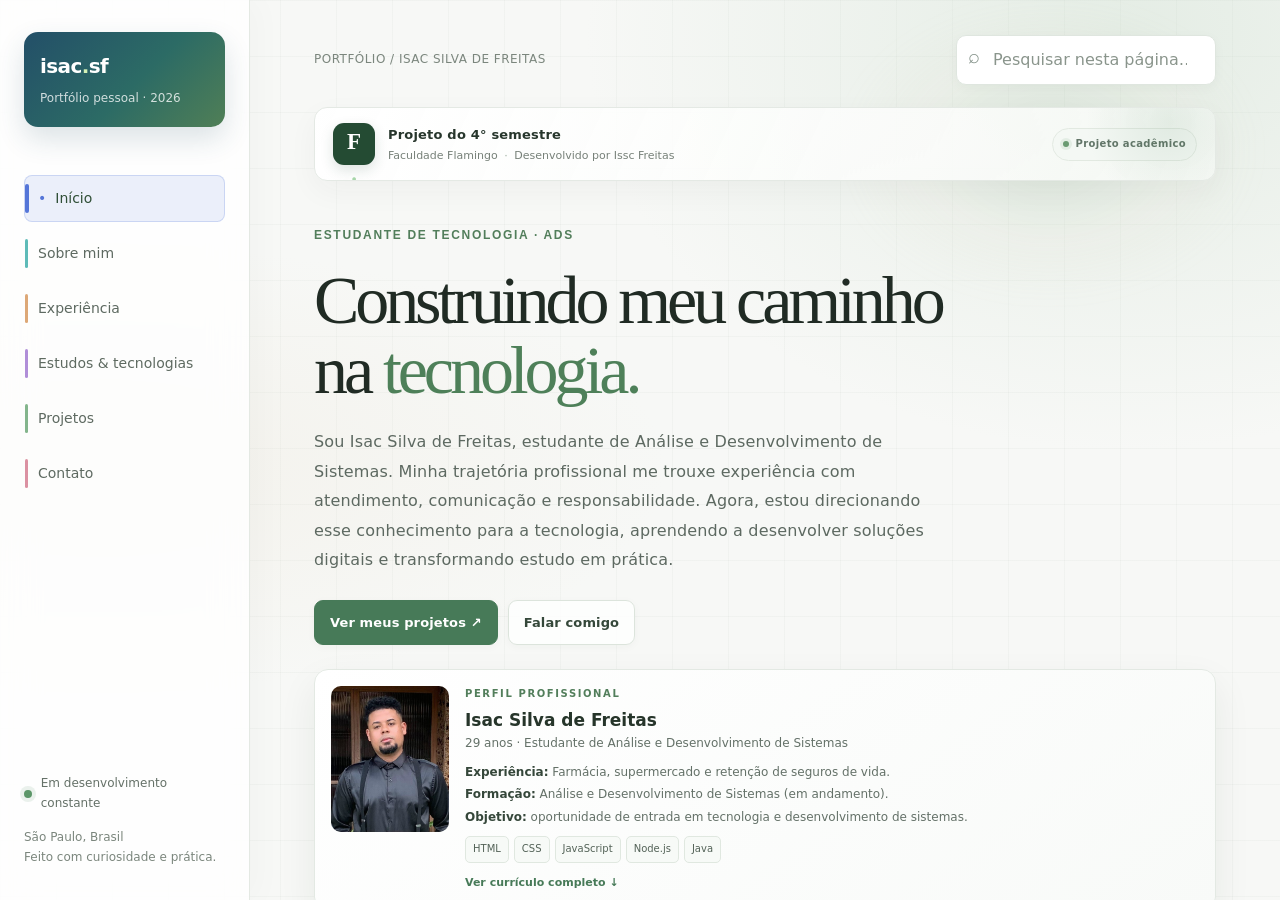
<file: index.html>
<!DOCTYPE html>
<html lang="pt-BR">
<head>
<meta charset="UTF-8"><meta name="viewport" content="width=device-width, initial-scale=1">
<meta name="description" content="Portfólio de Isac Silva de Freitas, estudante de Análise e Desenvolvimento de Sistemas."><title>Projeto do 4° semestre · Faculdade Flamingo | Desenvolvido por Issc Freitas</title>

  <link rel="stylesheet" href="styles.css">
</head>
<body>
<div class="layout">
<aside class="sidebar">
 <div class="sidebar-top"><div><div class="brand">isac<span>.</span>sf</div><div class="mini">Portfólio pessoal · 2026</div></div><button class="menu-toggle" id="menuToggle" aria-label="Abrir menu">☰</button></div>
 <nav class="nav" id="nav"><a class="active" href="#inicio">Início</a><a href="#sobre">Sobre mim</a><a href="#experiencia">Experiência</a><a href="#estudos">Estudos & tecnologias</a><a href="#projetos">Projetos</a><a href="#contato">Contato</a></nav>
 <div class="sidebar-bottom"><div class="available"><span class="dot"></span> Em desenvolvimento constante</div>São Paulo, Brasil<br>Feito com curiosidade e prática.</div>
</aside>
<main class="content">
 <div class="topline"><div class="crumb">PORTFÓLIO / ISAC SILVA DE FREITAS</div><div class="searchbox"><input id="siteSearch" type="search" placeholder="Pesquisar nesta página…" aria-label="Pesquisar conteúdo"></div></div>
 <div class="project-identification" aria-label="Identificação do projeto">
    <div class="project-mark">F<span>·</span></div>
    <div class="project-meta"><strong>Projeto do 4° semestre</strong><span>Faculdade Flamingo <i>·</i> Desenvolvido por Issc Freitas</span></div>
    <div class="project-status"><span class="status-led"></span> Projeto acadêmico</div>
  </div>
 <div id="inicio" class="hero searchable">
  <div class="hero-copy"><div class="eyebrow">Estudante de tecnologia · ADS</div><h1>Construindo meu caminho na <span>tecnologia.</span></h1><p class="intro">Sou Isac Silva de Freitas, estudante de Análise e Desenvolvimento de Sistemas. Minha trajetória profissional me trouxe experiência com atendimento, comunicação e responsabilidade. Agora, estou direcionando esse conhecimento para a tecnologia, aprendendo a desenvolver soluções digitais e transformando estudo em prática.</p><div class="cta-row"><a class="btn primary" href="#projetos">Ver meus projetos ↗</a><a class="btn" href="#contato">Falar comigo</a></div></div>
  <div class="profile-card"><div class="profile-layout"><div class="photo-frame" aria-label="Foto de perfil de Isac Silva de Freitas"><img src="[data-uri]" alt="Foto de perfil de Isac Silva de Freitas"></div><div class="profile-resume"><p class="resume-label">Perfil profissional</p><h3>Isac Silva de Freitas</h3><p class="resume-role">29 anos · Estudante de Análise e Desenvolvimento de Sistemas</p><p class="resume-line"><b>Experiência:</b> Farmácia, supermercado e retenção de seguros de vida.</p><p class="resume-line"><b>Formação:</b> Análise e Desenvolvimento de Sistemas (em andamento).</p><p class="resume-line"><b>Objetivo:</b> oportunidade de entrada em tecnologia e desenvolvimento de sistemas.</p><div class="resume-tags"><span>HTML</span><span>CSS</span><span>JavaScript</span><span>Node.js</span><span>Java</span></div><a class="resume-link" href="#experiencia">Ver currículo completo ↓</a></div></div></div>
 </div>
 <section id="sobre" class="searchable"><div class="section-head"><h2>Sobre mim</h2><small>Um pouco da minha história</small></div><div class="about-grid"><article class="info-card"><h3>Minha trajetória</h3><p>Minha experiência profissional começou em ambientes de ritmo acelerado, passando por farmácia, supermercado e atendimento. Essas vivências me ensinaram responsabilidade, comunicação, organização e a lidar com diferentes pessoas e situações.</p></article><article class="info-card"><h3>Meu próximo passo</h3><p>Estou cursando Análise e Desenvolvimento de Sistemas e construindo uma base técnica em programação. Meu objetivo é unir a experiência que construí no mercado de trabalho aos conhecimentos técnicos que venho desenvolvendo, para criar ferramentas, interfaces e experiências digitais úteis, acessíveis e bem pensadas.</p></article></div></section>
 <section id="experiencia" class="searchable"><div class="section-head"><h2>Experiência profissional</h2><small>Competências que levo comigo</small></div><div class="experience"><article class="job"><div class="date">Experiência anterior</div><div><h3>Atuação em farmácia</h3><p>Contato com clientes, rotina operacional, atenção, organização e responsabilidade no ambiente de trabalho.</p></div></article><article class="job"><div class="date">Experiência anterior</div><div><h3>Atuação em supermercado</h3><p>Trabalho em equipe, agilidade, apoio à operação e atendimento em uma rotina dinâmica.</p></div></article><article class="job"><div class="date">Atuação atual</div><div><h3>Retenção · Seguro de vida</h3><p>Experiência com atendimento, escuta ativa, comunicação, negociação e relacionamento com clientes em situações que exigem cuidado e clareza.</p></div></article></div></section>
 <section id="estudos" class="searchable"><div class="section-head"><h2>Estudos & tecnologias</h2><small>O que estou aprendendo na faculdade</small></div><div class="learning-grid"><article class="learn-card"><span class="num">01 / ESTRUTURA</span><h3>HTML</h3><p>Estruturação de páginas web com elementos, formulários, links e conteúdo semântico.</p></article><article class="learn-card"><span class="num">02 / VISUAL</span><h3>CSS</h3><p>Estilização de interfaces, layouts, responsividade, cores, tipografia e organização visual.</p></article><article class="learn-card"><span class="num">03 / INTERAÇÃO</span><h3>JavaScript</h3><p>Lógica de programação, eventos, interatividade e comportamento dinâmico nas páginas.</p></article><article class="learn-card"><span class="num">04 / BACK-END</span><h3>Node.js</h3><p>Fundamentos de JavaScript no servidor, ferramentas e conceitos de aplicações back-end.</p></article><article class="learn-card"><span class="num">05 / LINGUAGEM</span><h3>Java</h3><p>Prática de lógica, sintaxe, orientação a objetos e construção de aplicações.</p></article><article class="learn-card"><span class="num">EM EVOLUÇÃO</span><h3>Aprendizado contínuo</h3><p>Busco praticar os conteúdos, construir projetos próprios e desenvolver meu raciocínio como programador.</p></article></div><div style="margin-top:20px"><div class="eyebrow" style="margin-bottom:12px">Tecnologias em estudo</div><div class="skills"><span class="skill">HTML5</span><span class="skill">CSS3</span><span class="skill">JavaScript</span><span class="skill">Node.js</span><span class="skill">Java</span><span class="skill">Git</span><span class="skill">GitHub</span></div></div></section>
 <section id="projetos" class="searchable"><div class="section-head"><h2>Projetos</h2><small>Prática além da sala de aula</small></div><div class="projects-grid"><article class="project-card"><span class="num">PROJETO 01</span><h3>Portfólio pessoal</h3><p>Site para apresentar minha trajetória, estudos, competências e projetos em uma página web responsiva.</p><div class="project-foot"><span>HTML · CSS · JavaScript</span><a href="#contato">Código / Repositório ↗</a></div></article><article class="project-card"><span class="num">PRÓXIMOS PROJETOS</span><h3>Em construção</h3><p>Estou organizando meus próximos passos para desenvolver aplicações e projetos práticos, registrar meu aprendizado e demonstrar minha evolução técnica ao longo do curso.</p><div class="project-foot"><span>Aprendendo na prática</span><a href="#estudos">Tecnologias ↗</a></div></article></div></section>
 <section id="contato" class="searchable"><div class="section-head"><h2>Vamos nos conectar?</h2><small>Links profissionais</small></div><p style="color:var(--muted);font-size:14px;margin:0 0 18px">Me acompanhe, veja meus códigos e entre em contato pelos canais abaixo.</p><div class="socials"><a href="https://github.com/" target="_blank" rel="noopener noreferrer">GitHub ↗</a><a href="https://www.linkedin.com/" target="_blank" rel="noopener noreferrer">LinkedIn ↗</a><a href="https://www.instagram.com/" target="_blank" rel="noopener noreferrer">Instagram ↗</a><a href="https://github.com/" target="_blank" rel="noopener noreferrer">Repositório Git ↗</a></div><div class="contact-details"><article class="contact-card"><span class="contact-icon">✉</span><div><small>E-MAIL</small><a href="mailto:isacsilva7991@gmail.com">isacsilva7991@gmail.com</a></div></article><article class="contact-card"><span class="contact-icon">⌖</span><div><small>ENDEREÇO</small><p>Rua Amitola, 43<br>Jardim Rosinha · São Paulo, SP</p></div></article></div><div class="map-card"><div class="map-heading"><div><small>LOCALIZAÇÃO</small><h3>Como chegar</h3></div><a href="https://www.google.com/maps/search/?api=1&amp;query=Rua+Amitola%2C+43%2C+Jardim+Rosinha%2C+S%C3%A3o+Paulo%2C+SP" target="_blank" rel="noopener noreferrer">Abrir no Google Maps ↗</a></div><iframe title="Mapa da Rua Amitola, 43, Jardim Rosinha, São Paulo" src="https://maps.google.com/maps?q=Rua+Amitola%2C+43%2C+Jardim+Rosinha%2C+S%C3%A3o+Paulo%2C+SP&amp;output=embed" loading="lazy" referrerpolicy="no-referrer-when-downgrade" allowfullscreen></iframe></div></section>
 <div class="empty-search" id="emptySearch">Não encontrei conteúdo para esse termo. Tente outra palavra.</div>
 <footer><span>© 2026 Isac Silva de Freitas</span><span>Portfólio desenvolvido por mim · HTML, CSS e JavaScript</span></footer>
</main></div>
<script src="script.js" defer></script>






</body></html>
</file>
<file: styles.css>
/* ===== CSS layer 1 ===== */


:root{--bg:#111513;--panel:#191e1b;--panel2:#202622;--line:#303832;--text:#e9ece8;--muted:#a1aaa3;--lime:#c3f26b;--white:#fff;--font:Arial,Helvetica,sans-serif}*{box-sizing:border-box}html{scroll-behavior:smooth}body{margin:0;background-color:var(--bg);background-image:radial-gradient(ellipse at 78% 4%,rgba(67,103,77,.20),transparent 36%),linear-gradient(rgba(93,133,106,.055) 1px,transparent 1px),linear-gradient(90deg,rgba(93,133,106,.055) 1px,transparent 1px);background-size:auto,42px 42px,42px 42px;color:var(--text);font-family:var(--font);line-height:1.55;position:relative}a{color:inherit;text-decoration:none}button,input{font:inherit}.layout{display:grid;grid-template-columns:250px minmax(0,1fr);max-width:1400px;margin:auto;min-height:100vh}.sidebar{height:100vh;position:sticky;top:0;border-right:1px solid var(--line);padding:32px 24px;display:flex;flex-direction:column}.brand{font-weight:800;font-size:20px;letter-spacing:-.6px}.brand span{color:var(--lime)}.mini{font-size:12px;color:var(--muted);margin-top:6px}.nav{margin-top:48px;display:grid;gap:8px}.nav a{padding:11px 13px;border-radius:9px;color:#b6beb8;font-size:14px;transition:.2s}.nav a:hover,.nav a.active{background:var(--panel2);color:var(--white)}.nav a.active:before{content:'•';color:var(--lime);margin-right:9px}.sidebar-bottom{margin-top:auto;color:var(--muted);font-size:12px}.available{display:flex;align-items:center;gap:9px;margin-bottom:15px}.dot{width:8px;height:8px;border-radius:50%;background:var(--lime);box-shadow:0 0 10px #c3f26b66}.content{padding:30px clamp(20px,5vw,70px) 60px;max-width:1120px;width:100%;position:relative}.content:before{content:"";position:absolute;top:0;right:8%;width:260px;height:180px;background:radial-gradient(circle,rgba(195,242,107,.075),transparent 68%);pointer-events:none}.hero-copy{position:relative}.hero h1{font-family:Georgia,"Times New Roman",serif;font-weight:500;letter-spacing:-.055em}.intro{font-size:16px;line-height:1.85;letter-spacing:.01em}.eyebrow{font-family:Arial,Helvetica,sans-serif;letter-spacing:.18em}.section-head h2{font-family:Georgia,"Times New Roman",serif;font-weight:500}.info-card,.job,.learn-card,.project-card{box-shadow:0 8px 28px rgba(0,0,0,.10);background:rgba(25,30,27,.92)}.topline{display:flex;justify-content:space-between;align-items:center;gap:20px;margin-bottom:36px}.crumb{font-size:12px;color:var(--muted);letter-spacing:.04em}.searchbox{width:min(260px,50%);position:relative}.searchbox input{width:100%;background:var(--panel);border:1px solid var(--line);border-radius:8px;padding:11px 13px 11px 36px;color:var(--text);outline:none}.searchbox input:focus{border-color:var(--lime)}.searchbox:before{content:'⌕';position:absolute;left:12px;top:5px;font-size:20px;color:var(--muted)}.hero{display:grid;grid-template-columns:minmax(0,1.5fr) minmax(230px,.8fr);gap:26px;align-items:stretch}.hero-copy{padding:18px 0 24px}.eyebrow{color:var(--lime);font-size:12px;text-transform:uppercase;letter-spacing:.14em;font-weight:700}.hero h1{font-size:clamp(38px,6vw,68px);line-height:.99;letter-spacing:-.065em;margin:20px 0 22px;max-width:680px}.hero h1 span{color:var(--lime)}.intro{color:#b9c1bb;font-size:16px;max-width:600px}.cta-row{display:flex;flex-wrap:wrap;gap:10px;margin-top:25px}.btn{display:inline-flex;align-items:center;justify-content:center;padding:11px 15px;border-radius:7px;font-size:13px;font-weight:700;border:1px solid var(--line);transition:.2s}.btn.primary{background:var(--lime);color:#151a15;border-color:var(--lime)}.btn:hover{transform:translateY(-2px);filter:brightness(1.06)}.profile-card{background:var(--panel);border:1px solid var(--line);border-radius:12px;min-height:310px;padding:15px;display:flex;flex-direction:column}.photo-frame{flex:1;min-height:205px;border-radius:8px;overflow:hidden;position:relative;background:linear-gradient(145deg,#39443d,#242c26);display:flex;align-items:center;justify-content:center}.photo-placeholder{font-size:70px;font-weight:800;letter-spacing:-7px;color:#d1e2c6;opacity:.8}.photo-frame img{width:100%;height:100%;min-height:260px;object-fit:cover;object-position:center 24%;display:block;filter:saturate(.92)}.photo-frame:after{content:"";position:absolute;inset:0;background:linear-gradient(180deg,transparent 55%,rgba(9,13,10,.20));pointer-events:none}.photo-caption{display:flex;justify-content:space-between;align-items:center;padding:14px 2px 1px;font-size:12px;color:var(--muted)}.photo-caption strong{color:var(--text)}section{padding-top:64px;scroll-margin-top:20px}.section-head{display:flex;align-items:flex-end;justify-content:space-between;gap:15px;border-bottom:1px solid var(--line);padding-bottom:13px;margin-bottom:22px}.section-head h2{font-size:22px;letter-spacing:-.04em;margin:0}.section-head small{color:var(--muted);font-size:12px}.about-grid{display:grid;grid-template-columns:1fr 1fr;gap:14px}.info-card{border:1px solid var(--line);background:var(--panel);border-radius:10px;padding:20px}.info-card h3{margin:0 0 10px;font-size:15px}.info-card p{margin:0;color:var(--muted);font-size:14px}.experience{display:grid;gap:12px}.job{display:grid;grid-template-columns:130px 1fr;gap:20px;background:var(--panel);border:1px solid var(--line);border-radius:10px;padding:19px}.job .date{color:var(--lime);font-size:12px;padding-top:3px}.job h3{margin:0 0 5px;font-size:15px}.job p{margin:0;color:var(--muted);font-size:13px}.skills{display:flex;flex-wrap:wrap;gap:9px}.skill{border:1px solid var(--line);background:var(--panel);padding:9px 13px;border-radius:7px;font-size:13px;color:#d2d8d3}.learning-grid,.projects-grid{display:grid;grid-template-columns:repeat(2,minmax(0,1fr));gap:13px}.learn-card,.project-card{border:1px solid var(--line);background:var(--panel);border-radius:10px;padding:19px;min-height:145px}.learn-card .num,.project-card .num{color:var(--lime);font-size:12px}.learn-card h3,.project-card h3{margin:9px 0;font-size:16px}.learn-card p,.project-card p{color:var(--muted);font-size:13px;margin:0}.project-card{min-height:190px;display:flex;flex-direction:column}.project-card .project-foot{margin-top:auto;padding-top:17px;display:flex;justify-content:space-between;color:var(--muted);font-size:12px}.project-foot a{color:var(--lime)}.socials{display:flex;flex-wrap:wrap;gap:10px}.socials a{border:1px solid var(--line);background:var(--panel);padding:12px 15px;border-radius:8px;font-size:13px}.socials a:hover{border-color:var(--lime);color:var(--lime)}footer{border-top:1px solid var(--line);margin-top:65px;padding-top:22px;display:flex;justify-content:space-between;gap:15px;color:var(--muted);font-size:12px}.empty-search{display:none;color:var(--muted);padding:25px 0}.menu-toggle{display:none;border:1px solid var(--line);background:var(--panel);color:var(--text);border-radius:8px;padding:8px 12px}
@media(max-width:850px){.layout{grid-template-columns:1fr}.sidebar{height:auto;position:relative;border-right:0;border-bottom:1px solid var(--line);padding:18px 22px;display:block}.sidebar-top{display:flex;align-items:center;justify-content:space-between}.nav{display:none;margin-top:14px}.nav.open{display:grid}.sidebar-bottom{display:none}.menu-toggle{display:block}.content{padding:22px 20px 45px}.topline{margin-bottom:25px}.hero{grid-template-columns:1fr}.profile-card{min-height:250px}.photo-frame{min-height:185px}.hero h1{font-size:clamp(38px,12vw,62px)}section{padding-top:45px}}
@media(max-width:560px){.topline{align-items:flex-start;flex-direction:column}.searchbox{width:100%}.about-grid,.learning-grid,.projects-grid{grid-template-columns:1fr}.job{grid-template-columns:1fr;gap:8px}.section-head{align-items:flex-start;flex-direction:column;gap:5px}footer{flex-direction:column}}

/* Compact profile panel: portrait beside resume details */
.profile-card{min-height:0;padding:16px;display:block}
.profile-layout{display:grid;grid-template-columns:118px minmax(0,1fr);gap:16px;align-items:start}
.photo-frame{flex:none;width:118px;height:146px;min-height:146px;border-radius:9px}
.photo-frame img{width:100%;height:100%;min-height:0;object-fit:cover;object-position:center 22%;display:block}
.profile-resume{min-width:0}
.profile-resume .resume-label{font-size:10px;letter-spacing:.16em;text-transform:uppercase;color:var(--lime);font-weight:700;margin:0 0 7px}
.profile-resume h3{font-size:17px;line-height:1.25;margin:0 0 3px;color:var(--text)}
.profile-resume .resume-role{font-size:12px;color:var(--muted);margin:0 0 10px}
.profile-resume .resume-line{font-size:12px;color:#c4ccc6;margin:5px 0;line-height:1.45}
.profile-resume .resume-line b{color:var(--text);font-weight:600}
.profile-resume .resume-tags{display:flex;flex-wrap:wrap;gap:5px;margin-top:10px}
.profile-resume .resume-tags span{font-size:10px;padding:4px 7px;border:1px solid var(--line);border-radius:5px;color:#cbd3cc}
.profile-resume .resume-link{display:inline-block;margin-top:11px;font-size:11px;color:var(--lime);font-weight:700}
@media(max-width:850px){.profile-card{min-height:0}.profile-layout{grid-template-columns:105px minmax(0,1fr);gap:13px}.photo-frame{width:105px;height:135px;min-height:135px}.photo-frame img{min-height:0}}
@media(max-width:420px){.profile-layout{grid-template-columns:88px minmax(0,1fr);gap:11px}.photo-frame{width:88px;height:120px;min-height:120px}.profile-resume h3{font-size:15px}.profile-resume .resume-line{font-size:11px}}


/* Visual refinement: richer atmosphere, subtle motion and tactile hover states */
:root{--lime:#c8f477;--glow:rgba(118,194,133,.22);--panel:#171f1b;--panel2:#202c25;--line:rgba(170,198,177,.17)}
body{
 background-color:#0c1210;
 background-image:
  radial-gradient(ellipse at 78% 8%,rgba(91,160,113,.20),transparent 34%),
  radial-gradient(ellipse at 12% 38%,rgba(44,111,101,.16),transparent 35%),
  radial-gradient(ellipse at 75% 82%,rgba(117,143,72,.12),transparent 32%),
  linear-gradient(rgba(142,181,151,.035) 1px,transparent 1px),
  linear-gradient(90deg,rgba(142,181,151,.035) 1px,transparent 1px);
 background-size:auto,auto,auto,48px 48px,48px 48px;
 background-attachment:fixed;
}
body:before,body:after{content:"";position:fixed;z-index:-1;pointer-events:none;border-radius:50%;filter:blur(70px);opacity:.42;animation:ambientDrift 18s ease-in-out infinite alternate}
body:before{width:340px;height:340px;top:10%;right:-110px;background:rgba(89,168,119,.17)}
body:after{width:300px;height:300px;bottom:4%;left:-120px;background:rgba(73,128,124,.15);animation-delay:-7s}
@keyframes ambientDrift{from{transform:translate3d(0,-12px,0) scale(.94)}to{transform:translate3d(-28px,26px,0) scale(1.12)}}
.layout{isolation:isolate}
.sidebar{background:rgba(10,16,13,.72);backdrop-filter:blur(16px);border-color:rgba(181,208,187,.13)}
.content{max-width:1180px}
.content:before{width:420px;height:300px;right:2%;background:radial-gradient(ellipse,rgba(195,242,107,.10),rgba(69,150,115,.05) 38%,transparent 72%);filter:blur(10px)}
.hero-copy{animation:riseIn .75s ease both}
.profile-card{background:linear-gradient(145deg,rgba(32,43,36,.96),rgba(18,26,21,.94));border-color:rgba(195,242,107,.24);box-shadow:0 18px 55px rgba(0,0,0,.24),inset 0 1px rgba(255,255,255,.035);transition:transform .35s ease,border-color .35s ease,box-shadow .35s ease}
.profile-card:hover{transform:translateY(-5px);border-color:rgba(195,242,107,.52);box-shadow:0 24px 65px rgba(0,0,0,.34),0 0 32px rgba(195,242,107,.07)}
.photo-frame{box-shadow:0 8px 25px rgba(0,0,0,.28)}
.photo-frame img{transition:transform .55s cubic-bezier(.2,.7,.2,1),filter .4s ease}
.profile-card:hover .photo-frame img{transform:scale(1.045);filter:saturate(1.04)}
.hero h1 span{text-shadow:0 0 28px rgba(195,242,107,.17)}
.nav a{transition:background .25s ease,color .25s ease,transform .25s ease,padding-left .25s ease}
.nav a:hover{transform:translateX(4px);padding-left:17px;background:rgba(195,242,107,.075)}
.searchbox input{transition:border-color .25s ease,box-shadow .25s ease,background .25s ease}
.searchbox input:focus{background:#1b2620;box-shadow:0 0 0 3px rgba(195,242,107,.10),0 0 24px rgba(195,242,107,.06)}
.btn{transition:transform .25s ease,box-shadow .25s ease,background .25s ease,border-color .25s ease}
.btn:hover{transform:translateY(-3px);box-shadow:0 9px 24px rgba(0,0,0,.25)}
.btn.primary:hover{box-shadow:0 8px 28px rgba(195,242,107,.20)}
.info-card,.job,.learn-card,.project-card,.skill,.socials a{transition:transform .28s ease,border-color .28s ease,background .28s ease,box-shadow .28s ease}
.info-card:hover,.job:hover,.learn-card:hover,.project-card:hover{transform:translateY(-5px);border-color:rgba(195,242,107,.42);background:linear-gradient(145deg,rgba(34,47,39,.98),rgba(22,30,25,.98));box-shadow:0 16px 36px rgba(0,0,0,.22),0 0 24px rgba(195,242,107,.045)}
.learn-card:hover .num,.project-card:hover .num{letter-spacing:.08em;transition:letter-spacing .25s ease}
.skill:hover{transform:translateY(-3px);border-color:rgba(195,242,107,.55);background:rgba(195,242,107,.09);color:#eaffd0;box-shadow:0 7px 20px rgba(0,0,0,.18)}
.socials a:hover{transform:translateY(-4px);border-color:var(--lime);background:rgba(195,242,107,.08);color:var(--lime);box-shadow:0 10px 25px rgba(0,0,0,.2)}
.section-head{border-color:rgba(170,198,177,.20)}
section{animation:riseIn .65s ease both}
.reveal{opacity:0;transform:translateY(18px);transition:opacity .65s ease,transform .65s cubic-bezier(.2,.7,.2,1)}
.reveal.is-visible{opacity:1;transform:translateY(0)}
@keyframes riseIn{from{opacity:0;transform:translateY(13px)}to{opacity:1;transform:translateY(0)}}
:focus-visible{outline:2px solid var(--lime);outline-offset:3px}
@media(prefers-reduced-motion:reduce){*,*:before,*:after{scroll-behavior:auto!important;animation-duration:.01ms!important;animation-iteration-count:1!important;transition-duration:.01ms!important}.reveal{opacity:1;transform:none}}
@media(max-width:850px){body{background-attachment:scroll}.sidebar{backdrop-filter:none}}

/* Light editorial redesign: warm white, human typography and restrained accents */
:root{
 --bg:#f7f8f6;--panel:#ffffff;--panel2:#f0f3ef;--line:#e2e7e1;
 --text:#202923;--muted:#68736b;--lime:#477a58;--white:#ffffff;
 --glow:rgba(71,122,88,.12);--font:Inter,ui-sans-serif,system-ui,-apple-system,"Segoe UI",Arial,sans-serif;
}
html{background:#f7f8f6}
body{
 color:var(--text);background-color:#f7f8f6;
 background-image:
  radial-gradient(ellipse at 88% 4%,rgba(192,215,195,.34),transparent 34%),
  radial-gradient(ellipse at 8% 52%,rgba(232,222,203,.24),transparent 34%),
  linear-gradient(rgba(75,103,81,.035) 1px,transparent 1px),
  linear-gradient(90deg,rgba(75,103,81,.035) 1px,transparent 1px);
 background-size:auto,auto,56px 56px,56px 56px;
 background-attachment:fixed;line-height:1.65;
}
body:before,body:after{opacity:.22;filter:blur(90px)}
body:before{background:rgba(119,164,126,.20)}
body:after{background:rgba(193,169,128,.16)}
.sidebar{background:rgba(255,255,255,.82);backdrop-filter:blur(18px);border-color:#e4e9e3;box-shadow:8px 0 30px rgba(34,52,39,.025)}
.brand{color:#24352a}.brand span{color:#5c9168}
.mini,.crumb,.sidebar-bottom,.section-head small{color:#7b867d}
.nav a{color:#5e6a61;border-radius:8px}
.nav a:hover,.nav a.active{background:#edf3ed;color:#294d34}
.nav a.active:before{color:#4d8058}
.available{color:#657168}.dot{background:#5b9668;box-shadow:0 0 0 4px rgba(91,150,104,.12)}
.content:before{background:radial-gradient(ellipse,rgba(110,158,117,.13),rgba(221,210,185,.07) 42%,transparent 72%)}
.eyebrow,.profile-resume .resume-label{color:#527e5b}
.hero h1{color:#202b24}.hero h1 span{color:#4e8059;text-shadow:none}
.intro{color:#58645b}
.btn{border-color:#dce4dc;color:#35483a;background:rgba(255,255,255,.78);box-shadow:0 2px 8px rgba(33,52,37,.035)}
.btn.primary{background:#477a58;color:#fff;border-color:#477a58}
.btn:hover{filter:none;background:#f0f5f0;border-color:#a9c0ac;box-shadow:0 9px 22px rgba(43,73,49,.10)}
.btn.primary:hover{background:#3d6d4d;box-shadow:0 9px 24px rgba(55,105,67,.20)}
.profile-card{background:rgba(255,255,255,.92);border:1px solid #e1e8e1;box-shadow:0 14px 38px rgba(35,57,40,.08),inset 0 1px #fff}
.profile-card:hover{border-color:#b8cdbb;box-shadow:0 20px 44px rgba(35,57,40,.12)}
.photo-frame{background:#e8eee8;box-shadow:0 5px 16px rgba(35,57,40,.13)}
.photo-frame:after{background:linear-gradient(180deg,transparent 60%,rgba(24,39,28,.12))}
.photo-caption{color:#778278}.photo-caption strong,.profile-resume h3{color:#26352a}
.profile-resume .resume-role,.profile-resume .resume-line{color:#647168}
.profile-resume .resume-line b{color:#35473a}
.profile-resume .resume-tags span{border-color:#e0e8e0;color:#536257;background:#f7faf7}
.profile-resume .resume-link,.project-foot a{color:#477a58}
section{scroll-margin-top:24px}
.section-head{border-color:#e1e7e0}
.section-head h2{color:#26342a}
.info-card,.job,.learn-card,.project-card{background:rgba(255,255,255,.92);border:1px solid #e3e9e2;box-shadow:0 5px 18px rgba(36,56,40,.045)}
.info-card h3,.job h3,.learn-card h3,.project-card h3{color:#2b392f}
.info-card p,.job p,.learn-card p,.project-card p{color:#667269}
.job .date,.learn-card .num,.project-card .num{color:#568461}
.info-card:hover,.job:hover,.learn-card:hover,.project-card:hover{transform:translateY(-5px);border-color:#bfd2c1;background:#fff;box-shadow:0 15px 30px rgba(40,68,45,.09)}
.skills .skill{background:#fff;border-color:#e0e7df;color:#526056}
.skill:hover{background:#edf5ee;border-color:#b9cfbc;color:#355d3e;box-shadow:0 7px 18px rgba(43,78,49,.08)}
.socials a{background:#fff;border-color:#e0e7df;color:#46564a;box-shadow:0 3px 12px rgba(37,57,41,.035)}
.socials a:hover{transform:translateY(-4px);border-color:#a9c5ad;background:#f0f6f0;color:#3f754d;box-shadow:0 10px 22px rgba(43,78,49,.09)}
.searchbox input{background:rgba(255,255,255,.9);border-color:#dfe6df;color:#26352a;box-shadow:0 3px 12px rgba(35,57,40,.035)}
.searchbox input::placeholder{color:#8a958c}
.searchbox input:focus{background:#fff;border-color:#8eae93;box-shadow:0 0 0 3px rgba(82,132,91,.10),0 5px 18px rgba(35,57,40,.05)}
.searchbox:before{color:#829087}
.menu-toggle{background:#fff;border-color:#dfe6df;color:#35483a}
footer{border-color:#e1e7e0;color:#778278}
:focus-visible{outline:2px solid #5a8d64;outline-offset:3px}
@media(max-width:850px){.sidebar{background:rgba(255,255,255,.94);border-bottom-color:#e1e7e0;box-shadow:0 5px 20px rgba(35,57,40,.035);backdrop-filter:blur(12px)}}
@media(prefers-reduced-motion:reduce){body:before,body:after{animation:none}}


/* Contact details and embedded map */
.contact-details{display:grid;grid-template-columns:repeat(2,minmax(0,1fr));gap:12px;margin-top:18px}
.contact-card{display:flex;align-items:center;gap:13px;padding:16px;border:1px solid var(--line);border-radius:10px;background:var(--panel)}
.contact-icon{width:38px;height:38px;display:grid;place-items:center;flex:0 0 38px;border-radius:9px;background:var(--panel2);color:var(--lime);font-size:20px}
.contact-card small,.map-heading small{display:block;color:var(--muted);font-size:10px;letter-spacing:.14em;font-weight:700;margin-bottom:4px}
.contact-card a,.contact-card p{margin:0;color:var(--text);font-size:13px;line-height:1.55;overflow-wrap:anywhere}
.contact-card a:hover{color:var(--lime)}
.map-card{margin-top:14px;padding:16px;border:1px solid var(--line);border-radius:10px;background:var(--panel)}
.map-heading{display:flex;align-items:center;justify-content:space-between;gap:14px;margin-bottom:13px}
.map-heading h3{font-size:16px;margin:0;color:var(--text)}
.map-heading>a{font-size:12px;color:var(--lime);font-weight:700}
.map-card iframe{display:block;width:100%;height:300px;border:0;border-radius:7px;background:var(--panel2)}
@media(max-width:560px){.contact-details{grid-template-columns:1fr}.map-card{padding:12px}.map-card iframe{height:250px}.map-heading{align-items:flex-start;flex-direction:column;gap:6px}}


/* Color accents: colored sidebar header and distinct navigation tabs */
.sidebar-top{background:linear-gradient(135deg,#234f68 0%,#2c6b65 55%,#507f56 100%);padding:18px 16px;border-radius:14px;color:#fff;box-shadow:0 12px 28px rgba(36,82,99,.16);}
.sidebar-top .brand{color:#fff}
.sidebar-top .brand span{color:#d5f2b7}
.sidebar-top .mini{color:rgba(255,255,255,.78)}
.sidebar-top .menu-toggle{background:rgba(255,255,255,.15);color:#fff;border-color:rgba(255,255,255,.28)}
.nav a{position:relative;border:1px solid transparent;transition:background .25s ease,color .25s ease,transform .25s ease,border-color .25s ease}
.nav a:after{content:'';position:absolute;left:0;top:8px;bottom:8px;width:3px;border-radius:5px;background:var(--tab-color);opacity:.75}
.nav a:nth-child(1){--tab-color:#5576d8}
.nav a:nth-child(2){--tab-color:#28a4a0}
.nav a:nth-child(3){--tab-color:#d28b49}
.nav a:nth-child(4){--tab-color:#9568cb}
.nav a:nth-child(5){--tab-color:#5a9c66}
.nav a:nth-child(6){--tab-color:#cf6c83}
.nav a:hover,.nav a.active{background:color-mix(in srgb,var(--tab-color) 12%, white);color:color-mix(in srgb,var(--tab-color) 75%, #24352a);border-color:color-mix(in srgb,var(--tab-color) 22%, transparent)}
.nav a.active:before{color:var(--tab-color)}
.nav a.active:after{opacity:1;width:4px}
@media(max-width:850px){.sidebar-top{border-radius:12px}}



/* ===== CSS layer 2 ===== */


/* Finishing layer: restrained professional hierarchy, spacing and tactile polish */
.project-identification{display:flex;align-items:center;gap:13px;padding:15px 18px;margin:0 0 28px;border:1px solid #e4e9e4;border-radius:13px;background:linear-gradient(115deg,rgba(255,255,255,.96),rgba(248,250,247,.88));box-shadow:0 10px 30px rgba(35,55,42,.045);position:relative;overflow:hidden}
.project-identification:after{content:"";position:absolute;right:-45px;top:-65px;width:180px;height:160px;border-radius:50%;background:radial-gradient(circle,rgba(83,137,97,.12),transparent 70%);pointer-events:none}
.project-mark{display:grid;place-items:center;width:42px;height:42px;flex:none;border-radius:11px;background:#244b33;color:#fff;font-family:Georgia,serif;font-weight:700;font-size:23px;box-shadow:0 5px 13px rgba(36,75,51,.15)}.project-mark span{color:#a7d6a9}
.project-meta{display:grid;gap:2px;min-width:0}.project-meta strong{font-size:13px;letter-spacing:.015em;color:#27362c}.project-meta span{font-size:11px;color:#778179}.project-meta i{font-style:normal;color:#a2b3a5;padding:0 3px}
.project-status{margin-left:auto;display:flex;align-items:center;gap:7px;white-space:nowrap;border:1px solid #e2e9e1;background:#f4f8f4;color:#627568;border-radius:999px;padding:7px 10px;font-size:10px;font-weight:600;letter-spacing:.035em}.status-led{width:6px;height:6px;border-radius:50%;background:#6a9b72;box-shadow:0 0 0 3px rgba(106,155,114,.12)}
.content{padding-top:35px}.topline{margin-bottom:22px}.hero-copy{padding-top:9px}.hero h1{letter-spacing:-.06em;line-height:1.02}.intro{max-width:62ch;color:#5d6961}.section-head{padding-bottom:15px;margin-bottom:25px}.section-head h2{letter-spacing:-.035em}.info-card,.job,.learn-card,.project-card{border-radius:13px;border-color:#e3e9e3;background:rgba(255,255,255,.9);box-shadow:0 9px 24px rgba(32,53,38,.045)}.info-card:hover,.job:hover,.learn-card:hover,.project-card:hover{background:#fff;border-color:#c7d8c9;box-shadow:0 16px 34px rgba(32,53,38,.075);transform:translateY(-3px)}.skill{background:#fff;border-color:#e2e8e2;color:#435247;border-radius:8px}.skill:hover{background:#f4f8f4;color:#365a40}.btn{border-radius:9px;font-weight:650;letter-spacing:.01em}.btn:not(.primary){background:rgba(255,255,255,.78)}.profile-card{border-radius:14px;background:linear-gradient(145deg,#fff,#f8faf8);border-color:#e3e9e3;box-shadow:0 15px 38px rgba(30,49,35,.07)}.profile-card:hover{border-color:#c9d9cb;box-shadow:0 20px 45px rgba(30,49,35,.10)}.photo-frame{border-radius:10px;box-shadow:none}.nav a.active,.nav a:hover{color:#304f37}.searchbox input{border-radius:10px;background:#fff}.searchbox input:focus{background:#fff;box-shadow:0 0 0 3px rgba(71,122,88,.10)}
@media(max-width:560px){.project-identification{padding:12px;gap:10px}.project-mark{width:36px;height:36px}.project-meta strong{font-size:12px}.project-meta span{font-size:10px;line-height:1.35}.project-status{font-size:9px;padding:6px 8px}.content{padding-top:22px}}


/* ===== CSS layer 3 ===== */


/* Navegação em telas: exibe somente a seção escolhida, sem rolagem entre abas */
html{scroll-behavior:auto}
body{overflow-x:hidden}
.content{min-height:100vh}
.searchable{display:none;padding-top:8px;scroll-margin:0}
.searchable.panel-active{display:block}
.panel-enter{animation:panelFadeIn .28s ease both}
@keyframes panelFadeIn{from{opacity:0;transform:translateY(8px)}to{opacity:1;transform:translateY(0)}}
@media(min-width:851px){.layout{height:100vh;min-height:100vh}.sidebar{height:100vh}.content{height:100vh;overflow-y:auto;scrollbar-width:thin;scrollbar-color:#cbd8ce transparent}}
@media(prefers-reduced-motion:reduce){.panel-enter{animation:none}}
</file>
